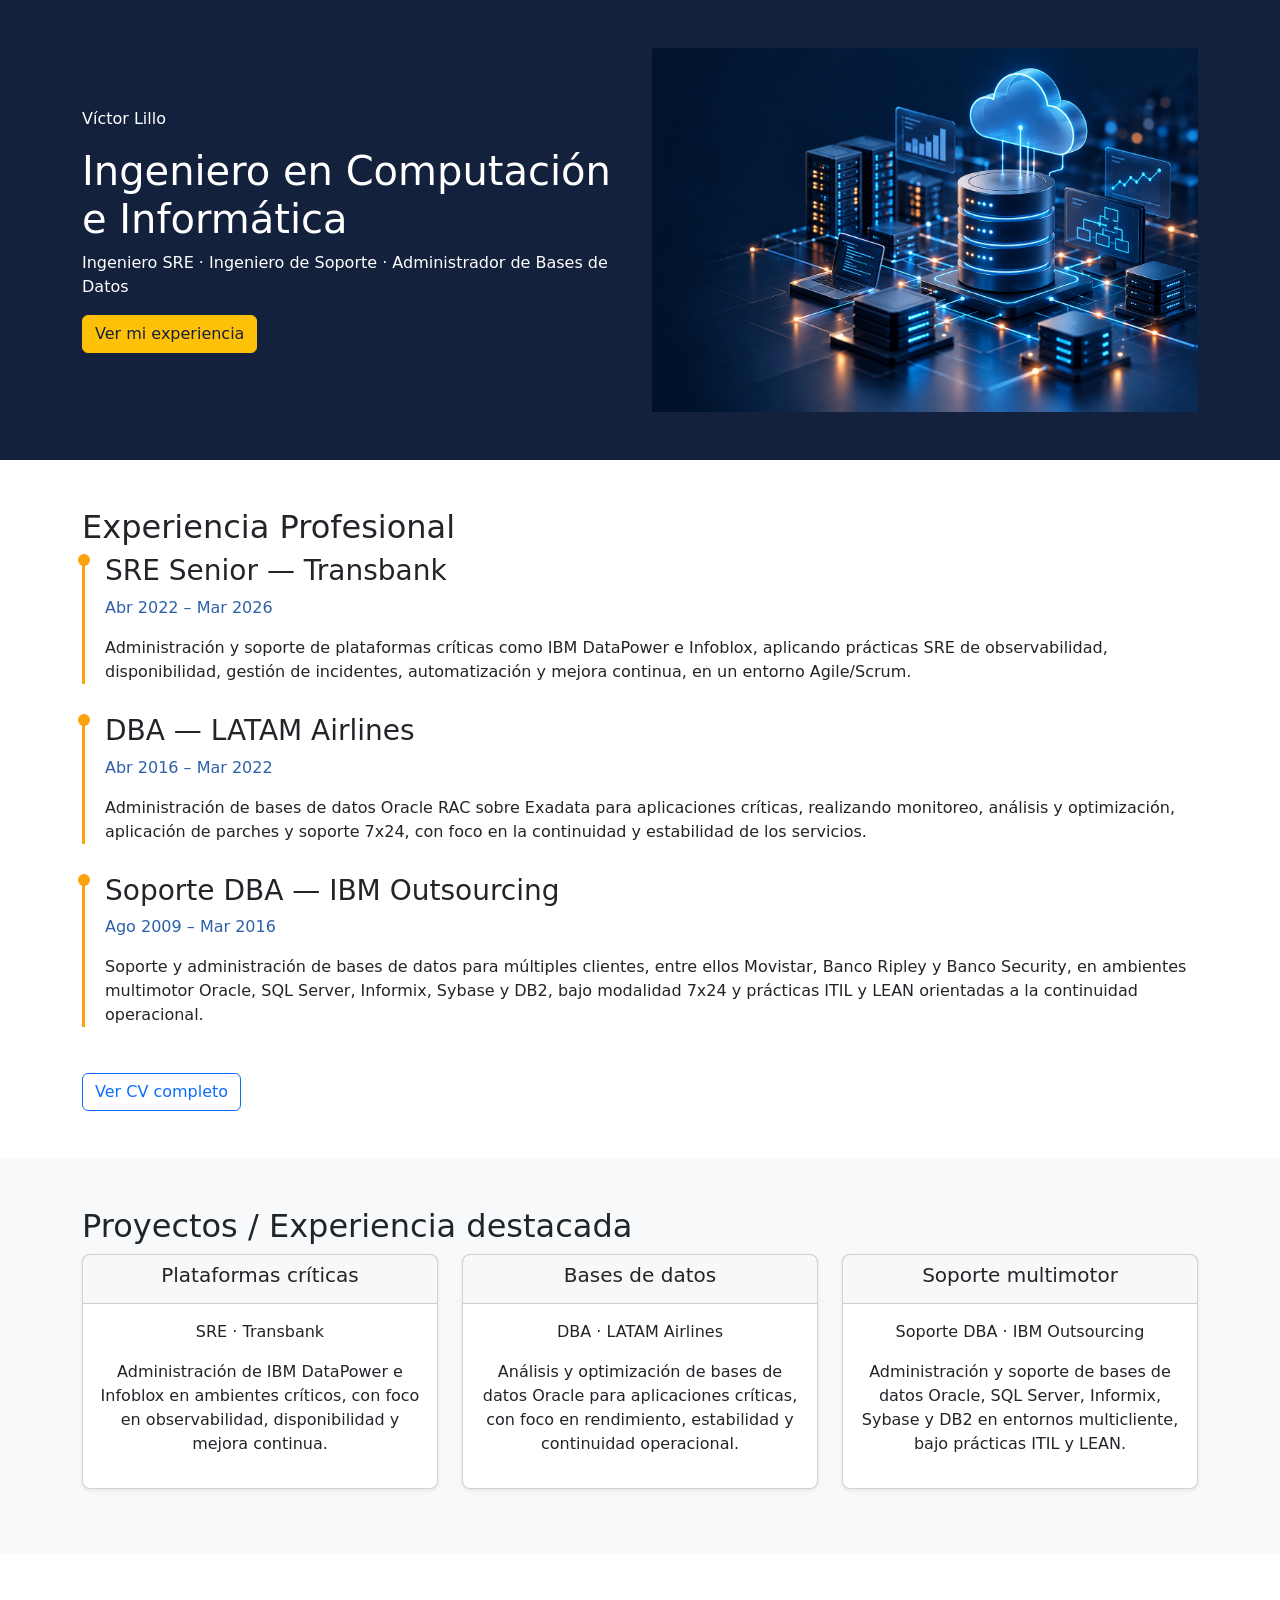
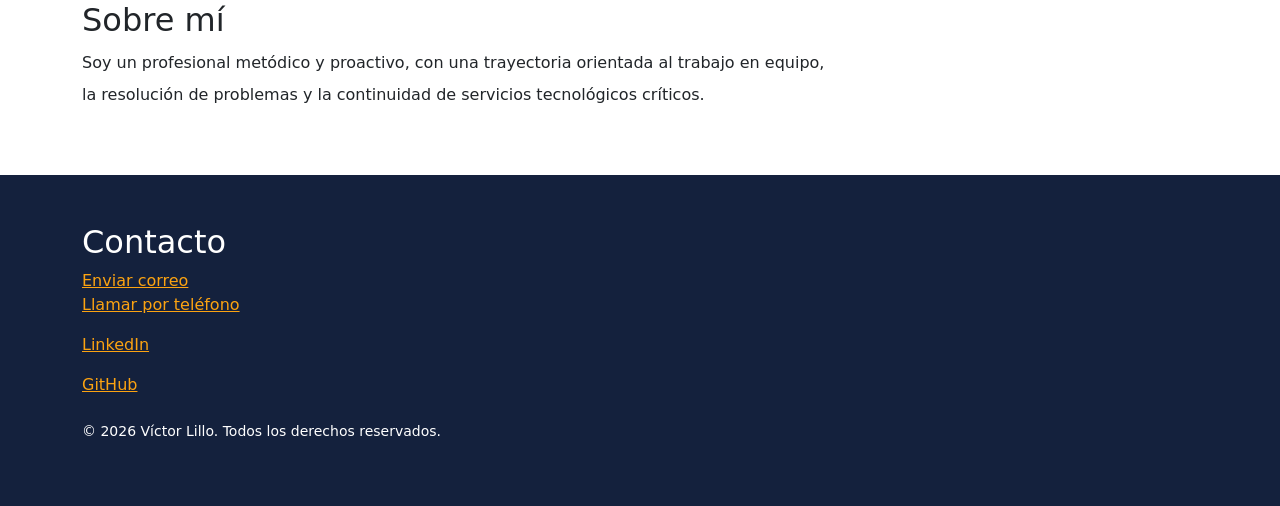
<file: 12-capstone-2-personal-site/index.html>
<!DOCTYPE html>
<html lang="es">

<head>
    <meta charset="UTF-8">
    <meta name="viewport" content="width=device-width, initial-scale=1.0">
    <title>Víctor Lillo | Portafolio</title>
    <link href="https://cdn.jsdelivr.net/npm/bootstrap@5.3.8/dist/css/bootstrap.min.css" rel="stylesheet"
        integrity="sha384-sRIl4kxILFvY47J16cr9ZwB07vP4J8+LH7qKQnuqkuIAvNWLzeN8tE5YBujZqJLB" crossorigin="anonymous">
    <link rel="stylesheet" href="css/style.css">
</head>

<body>
    <main>

        <section id="hero" class="py-5">
            <div class="container">
                <div class="row align-items-center">
                    <div class="col-md-6 order-2 order-md-1">
                        <p>Víctor Lillo</p>

                        <h1>Ingeniero en Computación e Informática</h1>

                        <p>Ingeniero SRE · Ingeniero de Soporte · Administrador de Bases de Datos</p>

                        <a href="#experience" class="btn btn-warning">Ver mi experiencia</a>
                    </div>
                    <div class="col-md-6 order-1 order-md-2 mb-4 mb-md-0">
                        <img src="images/hero-tecnologia.png"
                            alt="Infraestructura tecnológica, bases de datos y conectividad" class="img-fluid">
                    </div>
                </div>
            </div>
        </section>

        <section id="experience" class="py-5">
            <div class="container">
                <h2>Experiencia Profesional</h2>
                <div class="experience-item">
                    <h3>SRE Senior — Transbank</h3>

                    <p class="experience-date">
                        <time datetime="2022-04">Abr 2022</time> –
                        <time datetime="2026-03">Mar 2026</time>
                    </p>
                    <p>
                        Administración y soporte de plataformas críticas como IBM DataPower e Infoblox,
                        aplicando prácticas SRE de observabilidad, disponibilidad, gestión de incidentes,
                        automatización y mejora continua, en un entorno Agile/Scrum.
                    </p>
                </div>
                <div class="experience-item">
                    <h3>DBA — LATAM Airlines</h3>

                    <p class="experience-date">
                        <time datetime="2016-04">Abr 2016</time> –
                        <time datetime="2022-03">Mar 2022</time>
                    </p>
                    <p>
                        Administración de bases de datos Oracle RAC sobre Exadata para aplicaciones críticas,
                        realizando monitoreo, análisis y optimización, aplicación de parches y soporte 7x24,
                        con foco en la continuidad y estabilidad de los servicios.
                    </p>
                </div>
                <div class="experience-item">
                    <h3>Soporte DBA — IBM Outsourcing</h3>

                    <p class="experience-date">
                        <time datetime="2009-08">Ago 2009</time> –
                        <time datetime="2016-03">Mar 2016</time>
                    </p>
                    <p>
                        Soporte y administración de bases de datos para múltiples clientes, entre ellos
                        Movistar, Banco Ripley y Banco Security, en ambientes multimotor Oracle, SQL Server,
                        Informix, Sybase y DB2, bajo modalidad 7x24 y prácticas ITIL y LEAN orientadas
                        a la continuidad operacional.
                    </p>
                </div>
                <a href="documents/cv-victor-lillo.pdf" class="btn btn-outline-primary mt-3" target="_blank"
                    rel="noopener noreferrer">
                    Ver CV completo
                </a>
            </div>
        </section>

        <section id="proyectos" class="py-5 bg-light">
            <div class="container">
                <h2>Proyectos / Experiencia destacada</h2>
                <div class="row row-cols-1 row-cols-md-3 g-4 mb-3 text-center">
                    <div class="col">
                        <div class="card rounded-3 shadow-sm h-100">
                            <div class="card-header">
                                <h3 class="fs-5">Plataformas críticas</h3>
                            </div>
                            <div class="card-body">
                                <p>SRE · Transbank</p>
                                <p>
                                    Administración de IBM DataPower e Infoblox en ambientes críticos, con foco en
                                    observabilidad, disponibilidad y mejora continua.
                                </p>
                            </div>
                        </div>
                    </div>
                    <div class="col">
                        <div class="card rounded-3 shadow-sm h-100">
                            <div class="card-header">
                                <h3 class="fs-5">Bases de datos</h3>
                            </div>
                            <div class="card-body">
                                <p>DBA · LATAM Airlines</p>
                                <p>
                                    Análisis y optimización de bases de datos Oracle para aplicaciones críticas, con
                                    foco en rendimiento, estabilidad y continuidad operacional.
                                </p>
                            </div>
                        </div>
                    </div>
                    <div class="col">
                        <div class="card rounded-3 shadow-sm h-100">
                            <div class="card-header">
                                <h3 class="fs-5">Soporte multimotor</h3>
                            </div>
                            <div class="card-body">
                                <p>Soporte DBA · IBM Outsourcing</p>

                                <p>
                                    Administración y soporte de bases de datos Oracle, SQL Server,
                                    Informix, Sybase y DB2 en entornos multicliente,
                                    bajo prácticas ITIL y LEAN.
                                </p>
                            </div>
                        </div>
                    </div>
                </div>
            </div>
        </section>

        <section id="sobremi" class="py-5">
            <div class="container">
                <h2>Sobre mí</h2>
                <div class="col-lg-8">
                    <p class="lh-lg">
                        Soy un profesional metódico y proactivo, con una trayectoria
                        orientada al trabajo en equipo, la resolución de problemas
                        y la continuidad de servicios tecnológicos críticos.
                    </p>
                </div>
            </div>
        </section>

    </main>

    <footer id="contacto" class="py-5">
        <div class="container">
            <h2>Contacto</h2>
            <a href="mailto:chefuse@gmail.com">Enviar correo</a>
            <p>
                <a href="tel:+56941619811">Llamar por teléfono</a>
            </p>
            <p>
                <a href="https://www.linkedin.com/in/víctor-lillo-puyol-1214193a/" target="_blank"
                    rel="noopener noreferrer">
                    LinkedIn
                </a>
            </p>
            <p>
                <a href="https://github.com/victorlillo-dev" target="_blank" rel="noopener noreferrer">
                    GitHub
                </a>
            </p>
            <p class="small mt-4">© 2026 Víctor Lillo. Todos los derechos reservados.</p>
        </div>
    </footer>

</body>

</html>
</file>
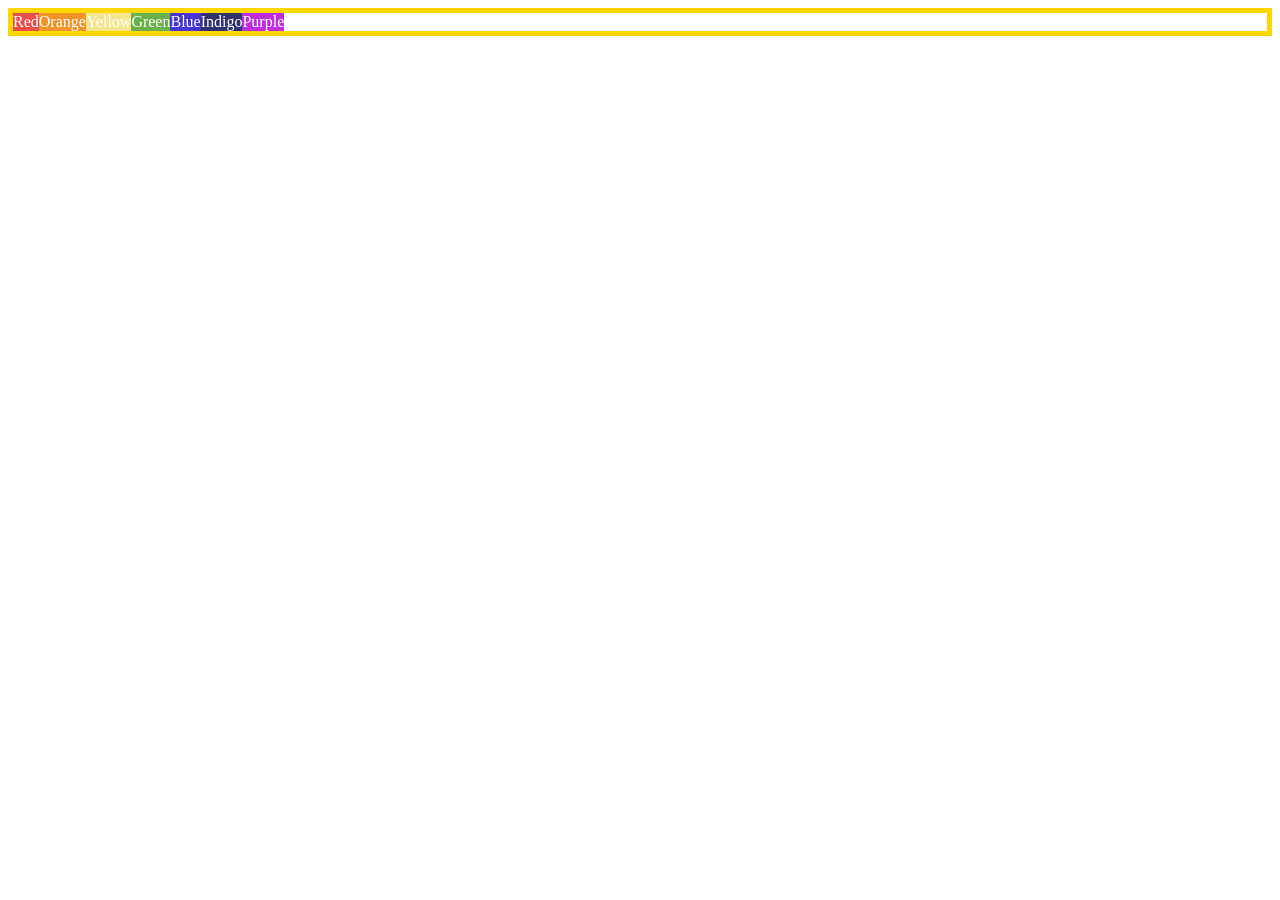
<file: 06-flexbox/09.1-flex-direction/index.html>
<!DOCTYPE html>
<html lang="en">

<head>
  <meta charset="UTF-8">
  <meta name="viewport" content="width=device-width, initial-scale=1.0">
  <title>Flex Direction</title>
  <!-- HINT:
  https://developer.mozilla.org/en-US/docs/Web/CSS/Universal_selectors
  https://developer.mozilla.org/en-US/docs/Learn/CSS/Building_blocks/Selectors/Combinators 
  -->
  <style>
    .container {
      color: white;
      border: 5px solid gold;
      display: flex;
    }

    /*
Select all the elements that are the direct
children of the .container class.
    */

    .red {background-color: #eb4d4b;}
    .orange {background-color: #f0932b;}
    .yellow {background-color: #f6e58d;}
    .green {background-color: #6ab04c;}
    .blue {background-color: #4834d4;}
    .indigo {background-color: #30336b;}
    .purple {background-color: #be2edd;}
  </style>
</head>

<body>
  <div class="container">
    <div class="red">Red</div>
    <div class="orange">Orange</div>
    <div class="yellow">Yellow</div>
    <div class="green">Green</div>
    <div class="blue">Blue</div>
    <div class="indigo">Indigo</div>
    <div class="purple">Purple</div>
  </div>
  
</body>

</html>
</file>
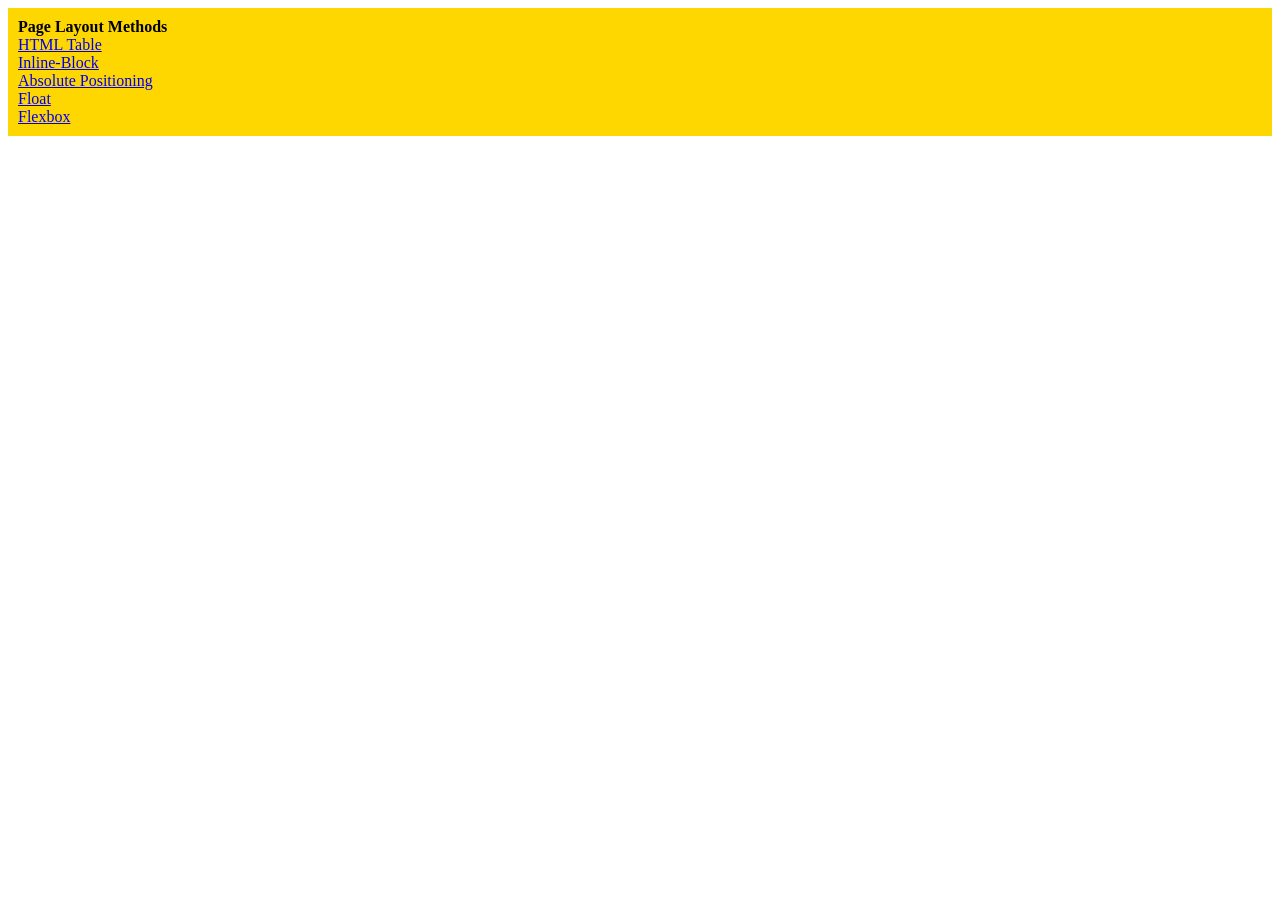
<file: 06-flexbox/9.0 Display Flex/index.html>
<!DOCTYPE html>
<html lang="en">

<head>
  <meta charset="UTF-8">
  <meta name="viewport" content="width=device-width, initial-scale=1.0">
  <title>Column Layout Methods</title>
  <style>
    p {
      padding: 0;
      margin: 0;
      font-weight: 700;
    }

    li {
      list-style: none;
    }

    .container {
      padding: 10px;
      background-color: gold;
    }

  </style>
</head>

<body>
  <div class="container">
    <p>Page Layout Methods</p>

    <li><a href="./html-table.html">HTML Table</a></li>
    <li><a href="./inline-block.html">Inline-Block</li>
    <li><a href="./absolute-position.html">Absolute Positioning</li>
    <li><a href="./float.html">Float</li>
    <li><a href="./flex.html">Flexbox</li>

  </div>
</body>

</html>
</file>
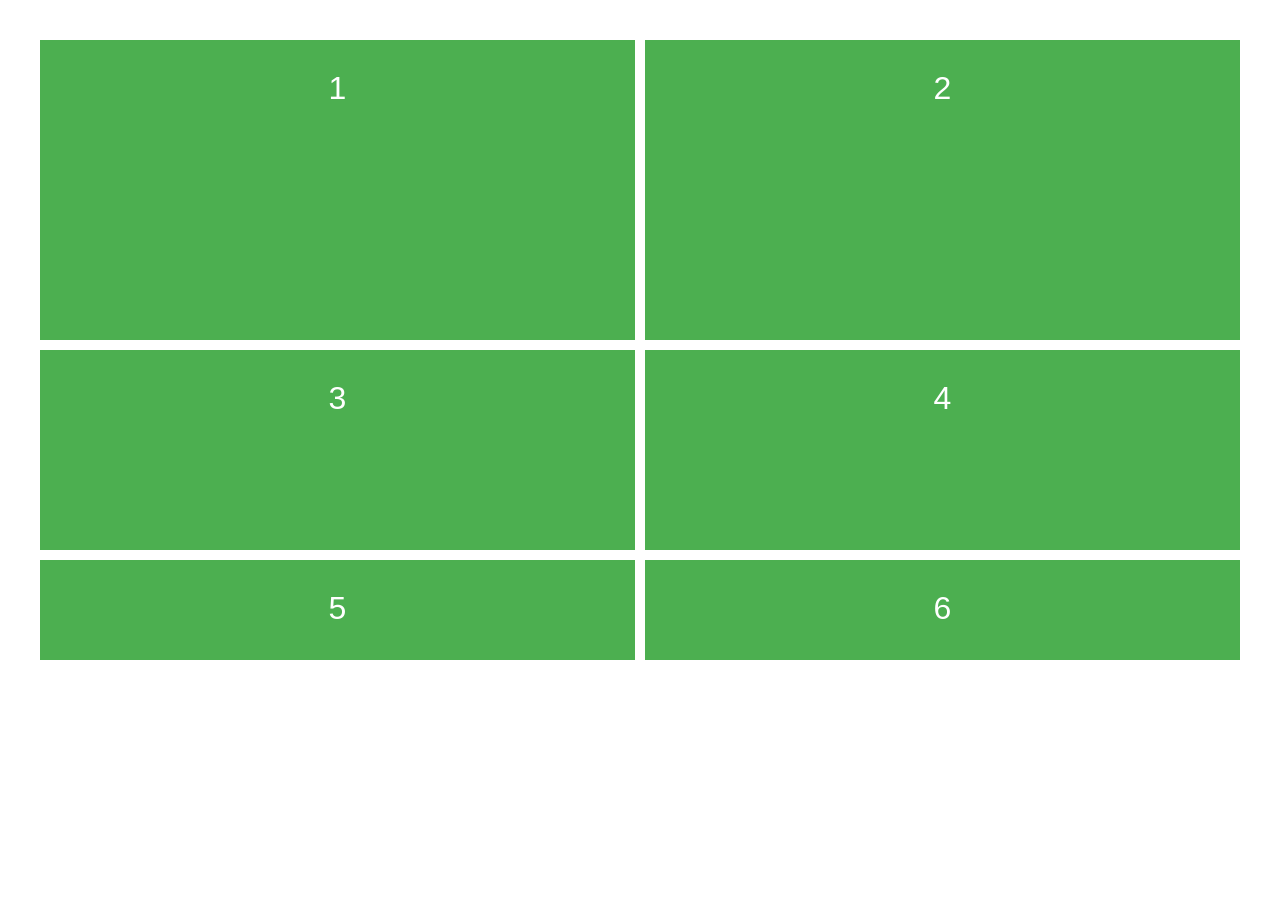
<file: 10-grid/10.1-display-grid/index.html>
<!DOCTYPE html>
<html lang="es">

<head>
  <meta charset="UTF-8">
  <title>Display Grid</title>
  <link rel="stylesheet" href="style.css">
</head>

<body>

  <div class="container">

    <div class="item">1</div>
    <div class="item">2</div>
    <div class="item">3</div>
    <div class="item">4</div>
    <div class="item">5</div>
    <div class="item">6</div>
  </div>

</body>

</html>
</file>
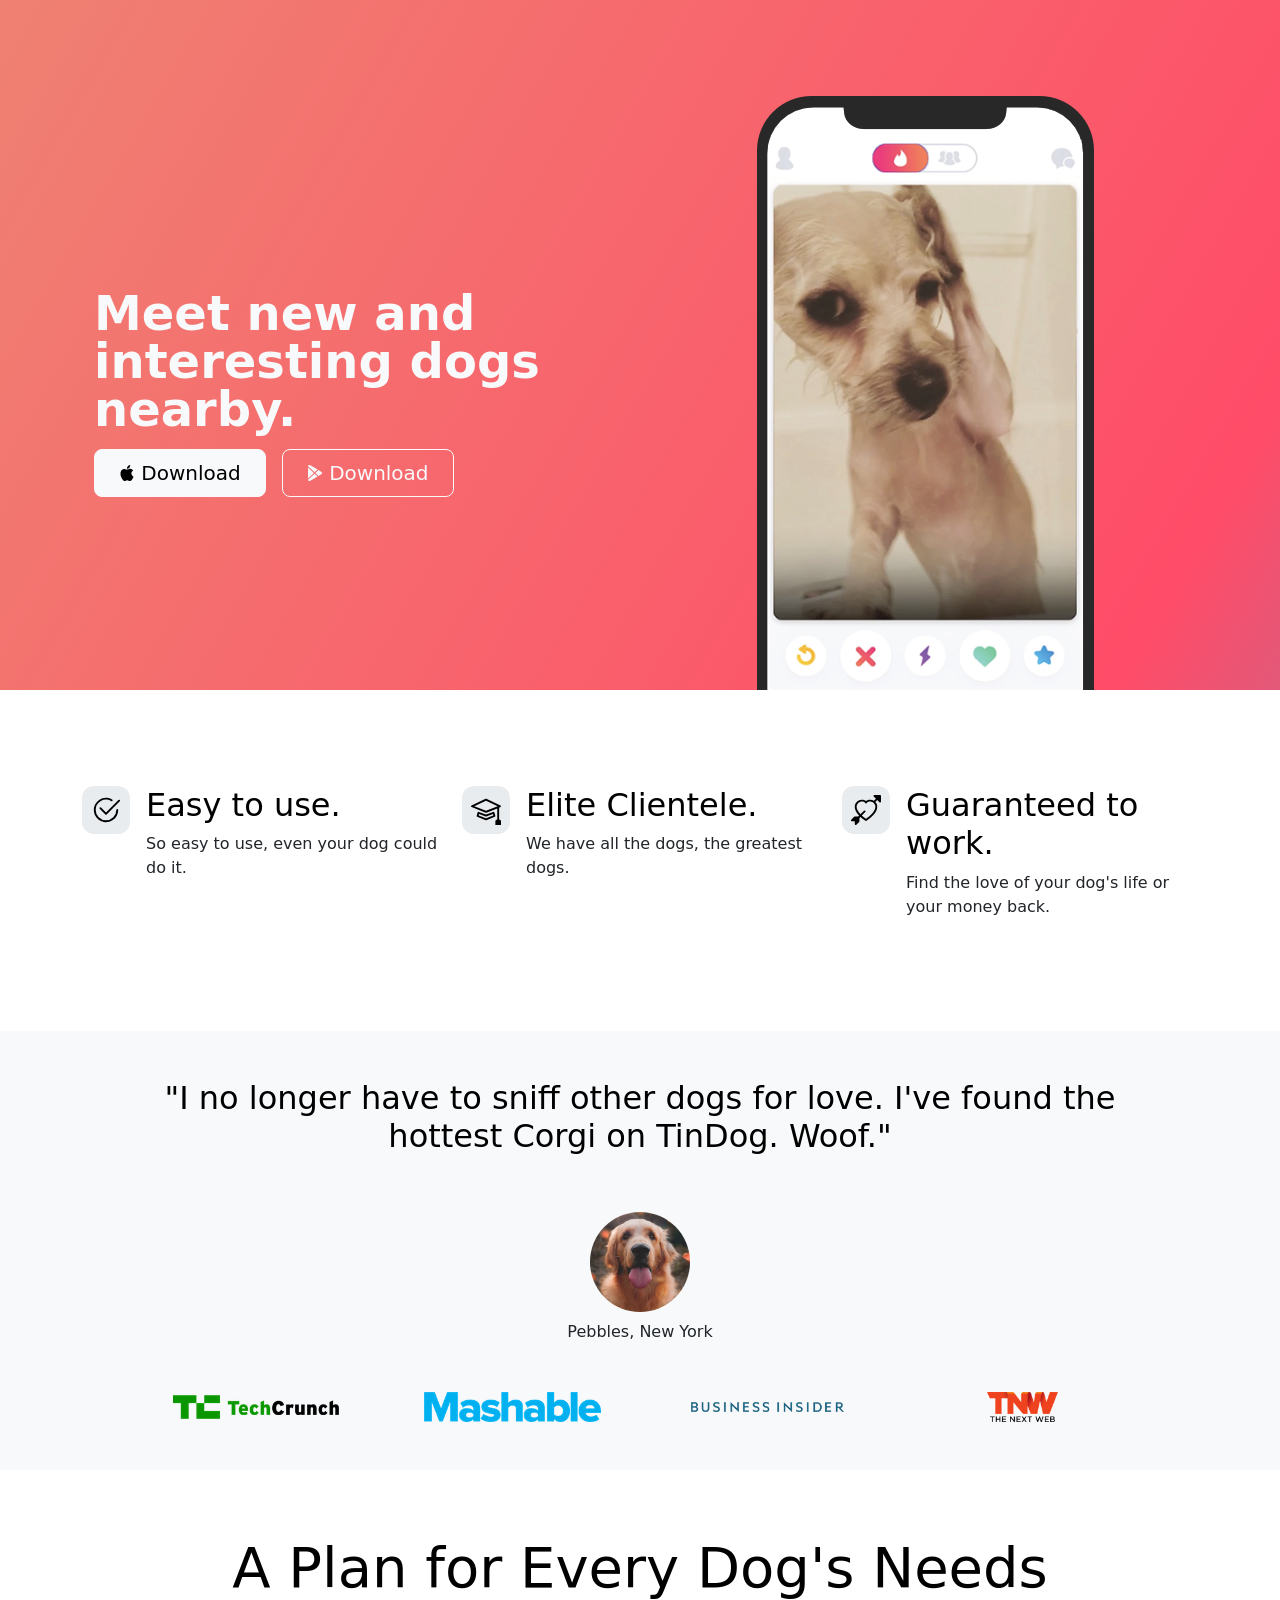
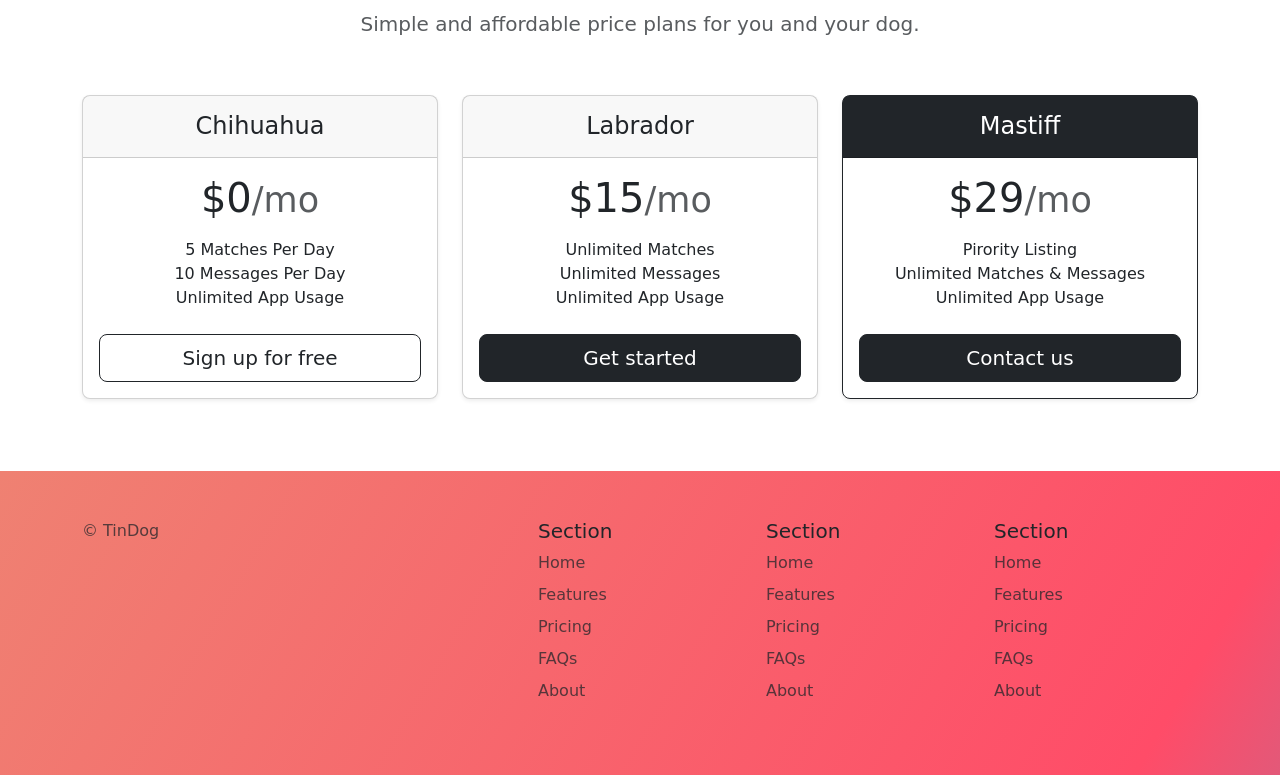
<file: 11-bootstrap/11.3-tindog-project/index.html>
<!DOCTYPE html>
<html lang="en">

<head>
  <meta charset="UTF-8">
  <meta name="viewport" content="width=device-width, initial-scale=1.0">
  <title>TinDog</title>
  <link href="https://cdn.jsdelivr.net/npm/bootstrap@5.3.8/dist/css/bootstrap.min.css" rel="stylesheet"
    integrity="sha384-sRIl4kxILFvY47J16cr9ZwB07vP4J8+LH7qKQnuqkuIAvNWLzeN8tE5YBujZqJLB" crossorigin="anonymous">
  <link rel="stylesheet" href="./css/style.css">
</head>

<body>

  <!-- Title -->
  <section id="title" class="gradient-background">

    <div class="container col-xxl-8 px-4 pt-5">
      <div class="row flex-lg-row-reverse align-items-center g-5 pt-5">
        <div class="col-10 col-sm-8 col-lg-6"> <img src="images\iphone.png" class="d-block mx-lg-auto img-fluid"
            alt="Bootstrap Themes" loading="lazy"> </div>
        <div class="col-lg-6">
          <h1 class="display-5 fw-bold text-light lh-1 mb-3">Meet new and interesting dogs nearby.</h1>
          <div class="d-grid gap-2 d-md-flex justify-content-md-start">
            <button type="button" class="btn btn-light btn-lg px-4 me-md-2">
              <svg xmlns="http://www.w3.org/2000/svg" width="16" height="16" fill="currentColor"
                class="bi bi-apple mb-1" viewBox="0 0 16 16">
                <path
                  d="M11.182.008C11.148-.03 9.923.023 8.857 1.18c-1.066 1.156-.902 2.482-.878 2.516.024.034 1.52.087 2.475-1.258.955-1.345.762-2.391.728-2.43Zm3.314 11.733c-.048-.096-2.325-1.234-2.113-3.422.212-2.189 1.675-2.789 1.698-2.854.023-.065-.597-.79-1.254-1.157a3.692 3.692 0 0 0-1.563-.434c-.108-.003-.483-.095-1.254.116-.508.139-1.653.589-1.968.607-.316.018-1.256-.522-2.267-.665-.647-.125-1.333.131-1.824.328-.49.196-1.422.754-2.074 2.237-.652 1.482-.311 3.83-.067 4.56.244.729.625 1.924 1.273 2.796.576.984 1.34 1.667 1.659 1.899.319.232 1.219.386 1.843.067.502-.308 1.408-.485 1.766-.472.357.013 1.061.154 1.782.539.571.197 1.111.115 1.652-.105.541-.221 1.324-1.059 2.238-2.758.347-.79.505-1.217.473-1.282Z">
                </path>
              </svg>
              Download
            </button>
            <button type="button" class="btn btn-outline-light btn-lg px-4">
              <svg xmlns="http://www.w3.org/2000/svg" width="16" height="16" fill="currentColor"
                class="bi bi-google-play mb-1" viewBox="0 0 16 16">
                <path
                  d="M14.222 9.374c1.037-.61 1.037-2.137 0-2.748L11.528 5.04 8.32 8l3.207 2.96 2.694-1.586Zm-3.595 2.116L7.583 8.68 1.03 14.73c.201 1.029 1.36 1.61 2.303 1.055l7.294-4.295ZM1 13.396V2.603L6.846 8 1 13.396ZM1.03 1.27l6.553 6.05 3.044-2.81L3.333.215C2.39-.341 1.231.24 1.03 1.27Z">
                </path>
              </svg>
              Download
            </button>
          </div>
        </div>
      </div>
    </div>

  </section>
  <!-- Features -->
  <section id="features">

    <div class="container mt-5">

      <div class="row g-4 py-5 row-cols-1 row-cols-lg-3">

        <div class="col d-flex align-items-start">
          <div
            class="icon-square text-body-emphasis bg-body-secondary d-inline-flex align-items-center justify-content-center fs-4 flex-shrink-0 me-3">
            <svg xmlns="http://www.w3.org/2000/svg" height="30" fill="currentColor" class="bi bi-check2-circle"
              viewBox="0 0 16 16">
              <path
                d="M2.5 8a5.5 5.5 0 0 1 8.25-4.764.5.5 0 0 0 .5-.866A6.5 6.5 0 1 0 14.5 8a.5.5 0 0 0-1 0 5.5 5.5 0 1 1-11 0z" />
              <path
                d="M15.354 3.354a.5.5 0 0 0-.708-.708L8 9.293 5.354 6.646a.5.5 0 1 0-.708.708l3 3a.5.5 0 0 0 .708 0l7-7z" />
            </svg>
          </div>
          <div>
            <h3 class="fs-2 text-body-emphasis">Easy to use.</h3>
            <p>So easy to use, even your dog could do it.</p>
            </a>
          </div>
        </div>
        <div class="col d-flex align-items-start">
          <div
            class="icon-square text-body-emphasis bg-body-secondary d-inline-flex align-items-center justify-content-center fs-4 flex-shrink-0 me-3">
            <svg xmlns="http://www.w3.org/2000/svg" height="30" fill="currentColor" class="bi bi-mortarboard"
              viewBox="0 0 16 16">
              <path
                d="M8.211 2.047a.5.5 0 0 0-.422 0l-7.5 3.5a.5.5 0 0 0 .025.917l7.5 3a.5.5 0 0 0 .372 0L14 7.14V13a1 1 0 0 0-1 1v2h3v-2a1 1 0 0 0-1-1V6.739l.686-.275a.5.5 0 0 0 .025-.917l-7.5-3.5ZM8 8.46 1.758 5.965 8 3.052l6.242 2.913L8 8.46Z" />
              <path
                d="M4.176 9.032a.5.5 0 0 0-.656.327l-.5 1.7a.5.5 0 0 0 .294.605l4.5 1.8a.5.5 0 0 0 .372 0l4.5-1.8a.5.5 0 0 0 .294-.605l-.5-1.7a.5.5 0 0 0-.656-.327L8 10.466 4.176 9.032Zm-.068 1.873.22-.748 3.496 1.311a.5.5 0 0 0 .352 0l3.496-1.311.22.748L8 12.46l-3.892-1.556Z" />
            </svg>
          </div>
          <div>
            <h3 class="fs-2 text-body-emphasis">Elite Clientele.</h3>
            <p>We have all the dogs, the greatest dogs.</p>
          </div>
        </div>
        <div class="col d-flex align-items-start">
          <div
            class="icon-square text-body-emphasis bg-body-secondary d-inline-flex align-items-center justify-content-center fs-4 flex-shrink-0 me-3">
            <svg xmlns="http://www.w3.org/2000/svg" height="30" fill="currentColor" class="bi bi-arrow-through-heart"
              viewBox="0 0 16 16">
              <path fill-rule="evenodd"
                d="M2.854 15.854A.5.5 0 0 1 2 15.5V14H.5a.5.5 0 0 1-.354-.854l1.5-1.5A.5.5 0 0 1 2 11.5h1.793l.53-.53c-.771-.802-1.328-1.58-1.704-2.32-.798-1.575-.775-2.996-.213-4.092C3.426 2.565 6.18 1.809 8 3.233c1.25-.98 2.944-.928 4.212-.152L13.292 2 12.147.854A.5.5 0 0 1 12.5 0h3a.5.5 0 0 1 .5.5v3a.5.5 0 0 1-.854.354L14 2.707l-1.006 1.006c.236.248.44.531.6.845.562 1.096.585 2.517-.213 4.092-.793 1.563-2.395 3.288-5.105 5.08L8 13.912l-.276-.182a21.86 21.86 0 0 1-2.685-2.062l-.539.54V14a.5.5 0 0 1-.146.354l-1.5 1.5Zm2.893-4.894A20.419 20.419 0 0 0 8 12.71c2.456-1.666 3.827-3.207 4.489-4.512.679-1.34.607-2.42.215-3.185-.817-1.595-3.087-2.054-4.346-.761L8 4.62l-.358-.368c-1.259-1.293-3.53-.834-4.346.761-.392.766-.464 1.845.215 3.185.323.636.815 1.33 1.519 2.065l1.866-1.867a.5.5 0 1 1 .708.708L5.747 10.96Z" />
            </svg>
          </div>
          <div>
            <h3 class="fs-2 text-body-emphasis">Guaranteed to work.</h3>
            <p>Find the love of your dog's life or your money back.</p>
          </div>

        </div>

  </section>

  <section id="testimonial" class="bg-body-tertiary">
  <div class="container my-5">
    <div class="p-5 text-center rounded-3">
      <h2 class="text-body-emphasis">
        "I no longer have to sniff other dogs for love. I've found the hottest Corgi on TinDog. Woof."
      </h2>
      <img src="./images/dog-img.jpg" class="profile-img mt-5" alt="dog profile">
      <p class=" mt-2">Pebbles, New York</p>
      <div class="container mt-5">
        <div class="row">
          <div class="col-lg-3 col-sm-12">
            <img src="./images/techcrunch.png" alt="TechCrunch" height="30">
          </div>
          <div class="col-lg-3 col-sm-12">
            <img src="./images/mashable.png" alt="Mashable" height="30">
          </div>
          <div class="col-lg-3 col-sm-12">
            <img src="./images/bizinsider.png" alt="BizInsider" height="30">
          </div>
          <div class="col-lg-3 col-sm-12">
            <img src="./images/tnw.png" alt="Tnw" height="30">
          </div>
        </div>
      </div>
    </div>
  </div>
  </section>

  <!-- Pricing -->
  <section id="pricing">

    <div class="pricing-header p-3 pb-md-4 mx-auto text-center">
      <h2 class="display-4 fw-normal text-body-emphasis">A Plan for Every Dog's Needs</h2>
      <p class="fs-5 text-body-secondary">Simple and affordable price plans for you and your dog.</p>
    </div>
    <div class="container">
      <div class="row row-cols-1 row-cols-md-3 mb-3 text-center">

      </div>
      <div class="row row-cols-1 row-cols-md-3 mb-3 text-center">
        <div class="col">
          <div class="card mb-4 rounded-3 shadow-sm">
            <div class="card-header py-3">
              <h4 class="my-0 fw-normal">Chihuahua</h4>
            </div>
            <div class="card-body">
              <h1 class="card-title pricing-card-title">$0<small class="text-body-secondary fw-light">/mo</small></h1>
              <ul class="list-unstyled mt-3 mb-4">
                <li>5 Matches Per Day</li>
                <li>10 Messages Per Day</li>
                <li>Unlimited App Usage</li>
              </ul> <button type="button" class="w-100 btn btn-lg btn-outline-dark">Sign up for free</button>
            </div>
          </div>
        </div>
        <div class="col">
          <div class="card mb-4 rounded-3 shadow-sm">
            <div class="card-header py-3">
              <h4 class="my-0 fw-normal">Labrador</h4>
            </div>
            <div class="card-body">
              <h1 class="card-title pricing-card-title">$15<small class="text-body-secondary fw-light">/mo</small></h1>
              <ul class="list-unstyled mt-3 mb-4">
                <li>Unlimited Matches</li>
                <li>Unlimited Messages</li>
                <li>Unlimited App Usage</li>
              </ul> <button type="button" class="w-100 btn btn-lg btn-dark">Get started</button>
            </div>
          </div>
        </div>
        <div class="col">
          <div class="card mb-4 rounded-3 shadow-sm border-dark">
            <div class="card-header py-3 text-bg-dark">
              <h4 class="my-0 fw-normal">Mastiff</h4>
            </div>
            <div class="card-body">
              <h1 class="card-title pricing-card-title">$29<small class="text-body-secondary fw-light">/mo</small></h1>
              <ul class="list-unstyled mt-3 mb-4">
                <li>Pirority Listing</li>
                <li>Unlimited Matches & Messages</li>
                <li>Unlimited App Usage</li>
              </ul> <button type="button" class="w-100 btn btn-lg btn-dark">Contact us</button>
            </div>
          </div>
        </div>
      </div>

    </div>

  </section>
  <!-- Footer -->
  <section id="footer" class="gradient-background">
    <div class="container">
      <footer class="row row-cols-1 row-cols-sm-2 row-cols-md-5 py-5 mt-5">
        <div class="col mb-3"> 
          <p class="text-body-secondary">&copy; TinDog</p>
        </div>
        <div class="col mb-3"></div>
        <div class="col mb-3">
          <h5>Section</h5>
          <ul class="nav flex-column">
            <li class="nav-item mb-2"><a href="#" class="nav-link p-0 text-body-secondary">Home</a></li>
            <li class="nav-item mb-2"><a href="#" class="nav-link p-0 text-body-secondary">Features</a></li>
            <li class="nav-item mb-2"><a href="#" class="nav-link p-0 text-body-secondary">Pricing</a></li>
            <li class="nav-item mb-2"><a href="#" class="nav-link p-0 text-body-secondary">FAQs</a></li>
            <li class="nav-item mb-2"><a href="#" class="nav-link p-0 text-body-secondary">About</a></li>
          </ul>
        </div>
        <div class="col mb-3">
          <h5>Section</h5>
          <ul class="nav flex-column">
            <li class="nav-item mb-2"><a href="#" class="nav-link p-0 text-body-secondary">Home</a></li>
            <li class="nav-item mb-2"><a href="#" class="nav-link p-0 text-body-secondary">Features</a></li>
            <li class="nav-item mb-2"><a href="#" class="nav-link p-0 text-body-secondary">Pricing</a></li>
            <li class="nav-item mb-2"><a href="#" class="nav-link p-0 text-body-secondary">FAQs</a></li>
            <li class="nav-item mb-2"><a href="#" class="nav-link p-0 text-body-secondary">About</a></li>
          </ul>
        </div>
        <div class="col mb-3">
          <h5>Section</h5>
          <ul class="nav flex-column">
            <li class="nav-item mb-2"><a href="#" class="nav-link p-0 text-body-secondary">Home</a></li>
            <li class="nav-item mb-2"><a href="#" class="nav-link p-0 text-body-secondary">Features</a></li>
            <li class="nav-item mb-2"><a href="#" class="nav-link p-0 text-body-secondary">Pricing</a></li>
            <li class="nav-item mb-2"><a href="#" class="nav-link p-0 text-body-secondary">FAQs</a></li>
            <li class="nav-item mb-2"><a href="#" class="nav-link p-0 text-body-secondary">About</a></li>
          </ul>
        </div>
      </footer>
  </section>
</body>

</html>
</file>
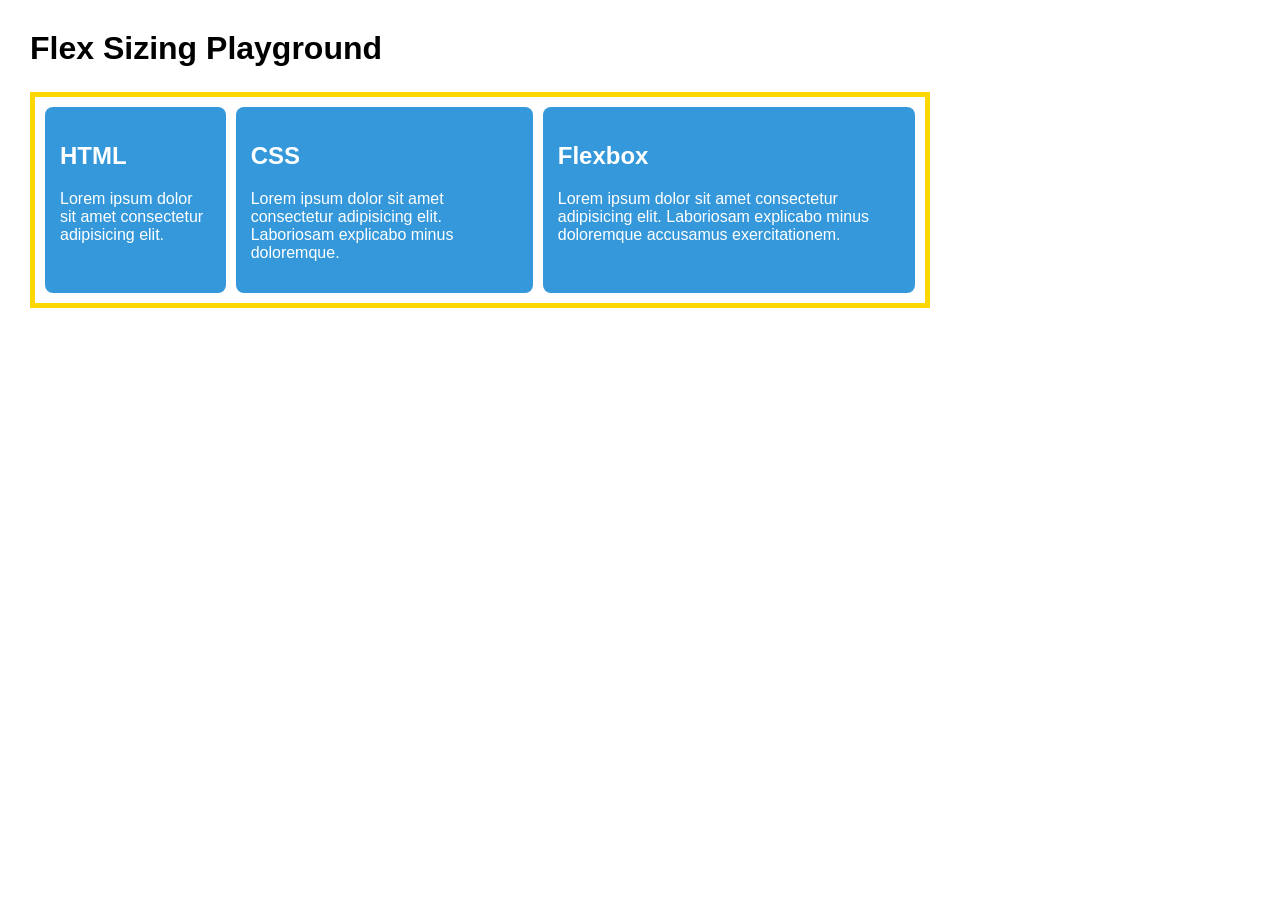
<file: 09-flexbox/flex-sizing-playground.html>
<!DOCTYPE html>
<html lang="es">

<head>
  <meta charset="UTF-8">
  <title>Flex Sizing Playground</title>
  <style>
    * {
      box-sizing: border-box;
    }

    body {
      font-family: Arial, Helvetica, sans-serif;
      margin: 30px;
    }

    h1 {
      margin-bottom: 25px;
    }

    .container {
      display: flex;
      width: 900px;
      border: 5px solid gold;
      gap: 10px;
      padding: 10px;
    }

    .card {
      background: #3498db;
      color: white;
      padding: 15px;
      border-radius: 8px;

      .card:nth-child(1) {
        flex: 1;
      }

      .card:nth-child(2) {
        flex: 2;
      }

      .card:nth-child(3) {
        flex: 3;
      }

    }
  </style>
</head>

<body>
  <h1>Flex Sizing Playground</h1>
  <div class="container">
    <div class="card">
      <h2>HTML</h2>
      <p>
        Lorem ipsum dolor sit amet consectetur adipisicing elit.
      </p>
    </div>
    <div class="card">
      <h2>CSS</h2>
      <p>
        Lorem ipsum dolor sit amet consectetur adipisicing elit.
        Laboriosam explicabo minus doloremque.
      </p>
    </div>
    <div class="card">
      <h2>Flexbox</h2>
      <p>
        Lorem ipsum dolor sit amet consectetur adipisicing elit.
        Laboriosam explicabo minus doloremque accusamus exercitationem.
      </p>
    </div>
  </div>
</body>

</html>
</file>
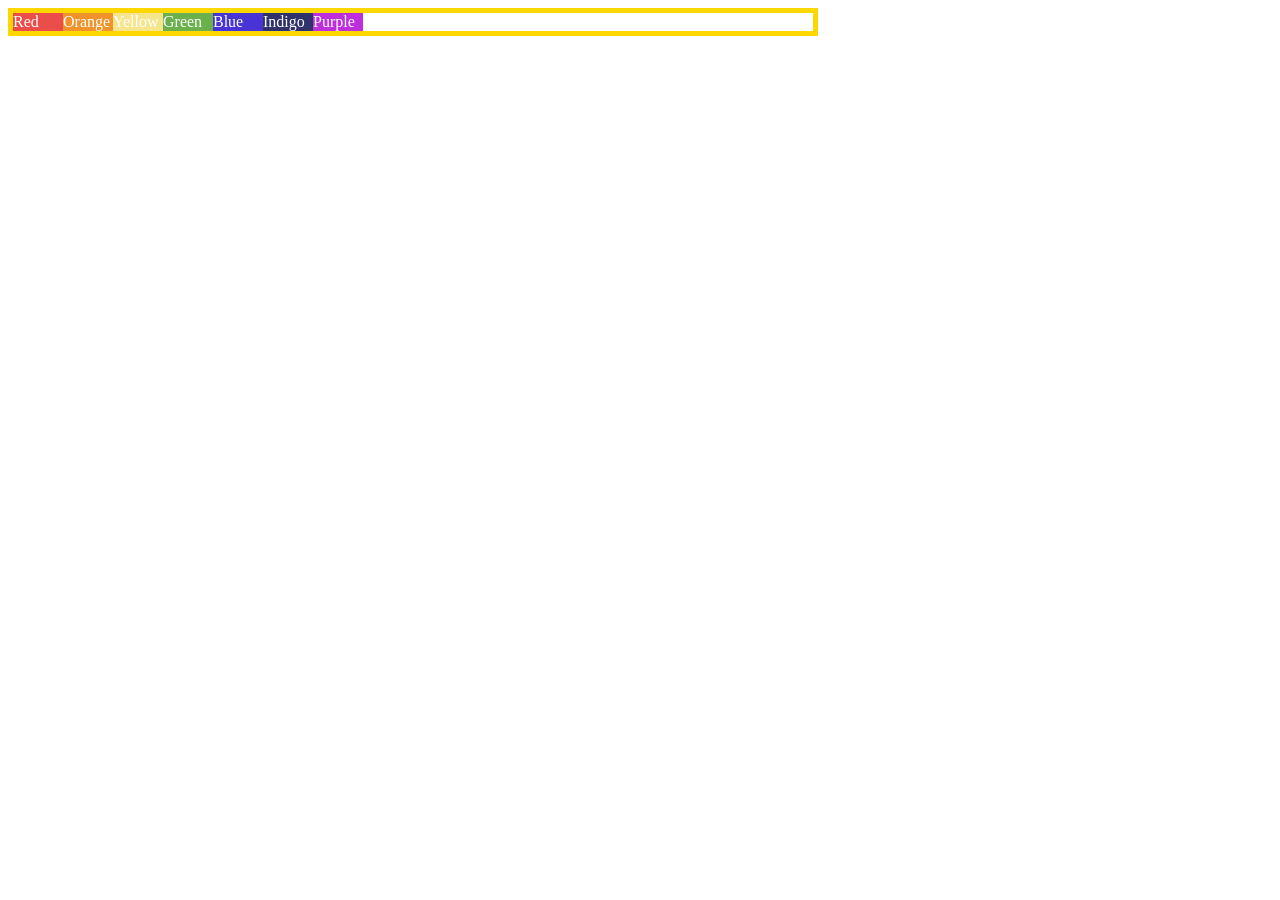
<file: 06-flexbox/09.1-flex-direction/my-solution.html>
<!doctype html>
<html lang="en">
  <head>
    <meta charset="UTF-8" />
    <meta name="viewport" content="width=device-width, initial-scale=1.0" />
    <title>Flex Direction</title>
    <style>
      .container {
        color: white;
        border: 5px solid gold;
        width: 800px;
        display: inline-flex;
        flex-direction: row;
      }

      .container > * {
        flex-basis: 50px;
      }

      .red {
        background-color: #eb4d4b;
      }

      .orange {
        background-color: #f0932b;
      }

      .yellow {
        background-color: #f6e58d;
      }

      .green {
        background-color: #6ab04c;
      }

      .blue {
        background-color: #4834d4;
      }

      .indigo {
        background-color: #30336b;
      }

      .purple {
        background-color: #be2edd;
      }
    </style>
  </head>

  <body>
    <div class="container">
      <div class="red">Red</div>
      <div class="orange">Orange</div>
      <div class="yellow">Yellow</div>
      <div class="green">Green</div>
      <div class="blue">Blue</div>
      <div class="indigo">Indigo</div>
      <div class="purple">Purple</div>
    </div>
  </body>
</html>
</file>
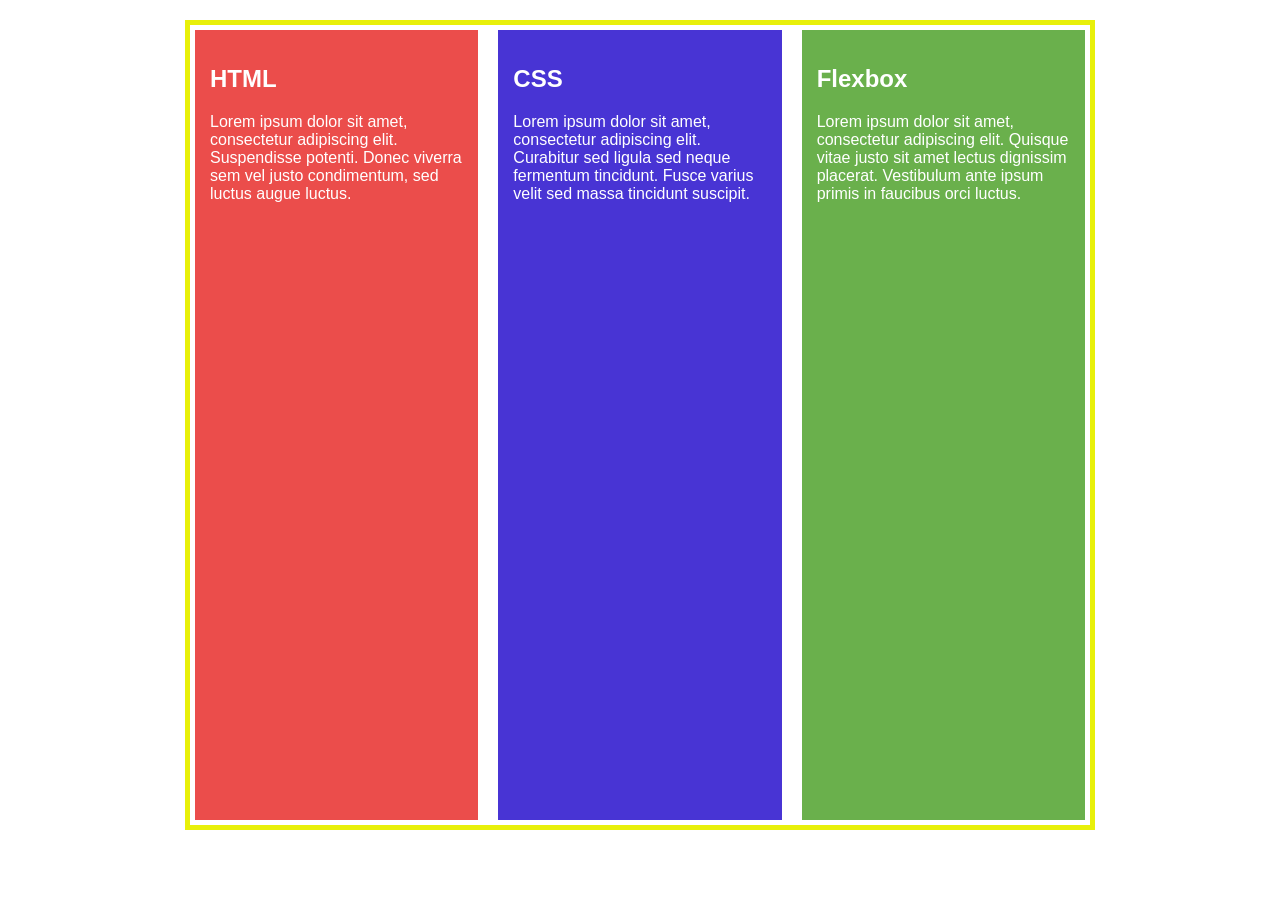
<file: 06-flexbox/09.1-flex-direction/playground.html>
<!doctype html>
<html lang="en">
  <head>
    <meta charset="UTF-8" />
    <meta name="viewport" content="width=device-width, initial-scale=1.0" />
    <title>Flex Direction</title>
    <style>
      .container {
        width: 900px;
        height: 800px;
        border: 5px solid rgb(232, 240, 10);
        display: flex;
        flex-direction: row;
        gap: 10px;
        margin: 20px auto;
      }

      .container > * {
        border: 5px solid white;
        flex-basis: 300px;
        padding: 15px;
        color: white;
        font-family: Arial, Helvetica, sans-serif;
      }

      .red {
        background: #eb4d4b;
      }

      .blue {
        background: #4834d4;
      }

      .green {
        background: #6ab04c;
      }

    </style>
  </head>

  <body>
    <div class="container">
      <div class="red">
        <h2>HTML</h2>

        <p>
          Lorem ipsum dolor sit amet, consectetur adipiscing elit. Suspendisse
          potenti. Donec viverra sem vel justo condimentum, sed luctus augue
          luctus.
        </p>
      </div>

      <div class="blue">
        <h2>CSS</h2>

        <p>
          Lorem ipsum dolor sit amet, consectetur adipiscing elit. Curabitur sed
          ligula sed neque fermentum tincidunt. Fusce varius velit sed massa
          tincidunt suscipit.
        </p>
      </div>

      <div class="green">
        <h2>Flexbox</h2>

        <p>
          Lorem ipsum dolor sit amet, consectetur adipiscing elit. Quisque vitae
          justo sit amet lectus dignissim placerat. Vestibulum ante ipsum primis
          in faucibus orci luctus.
        </p>
      </div>
  </body>
</html>
</file>
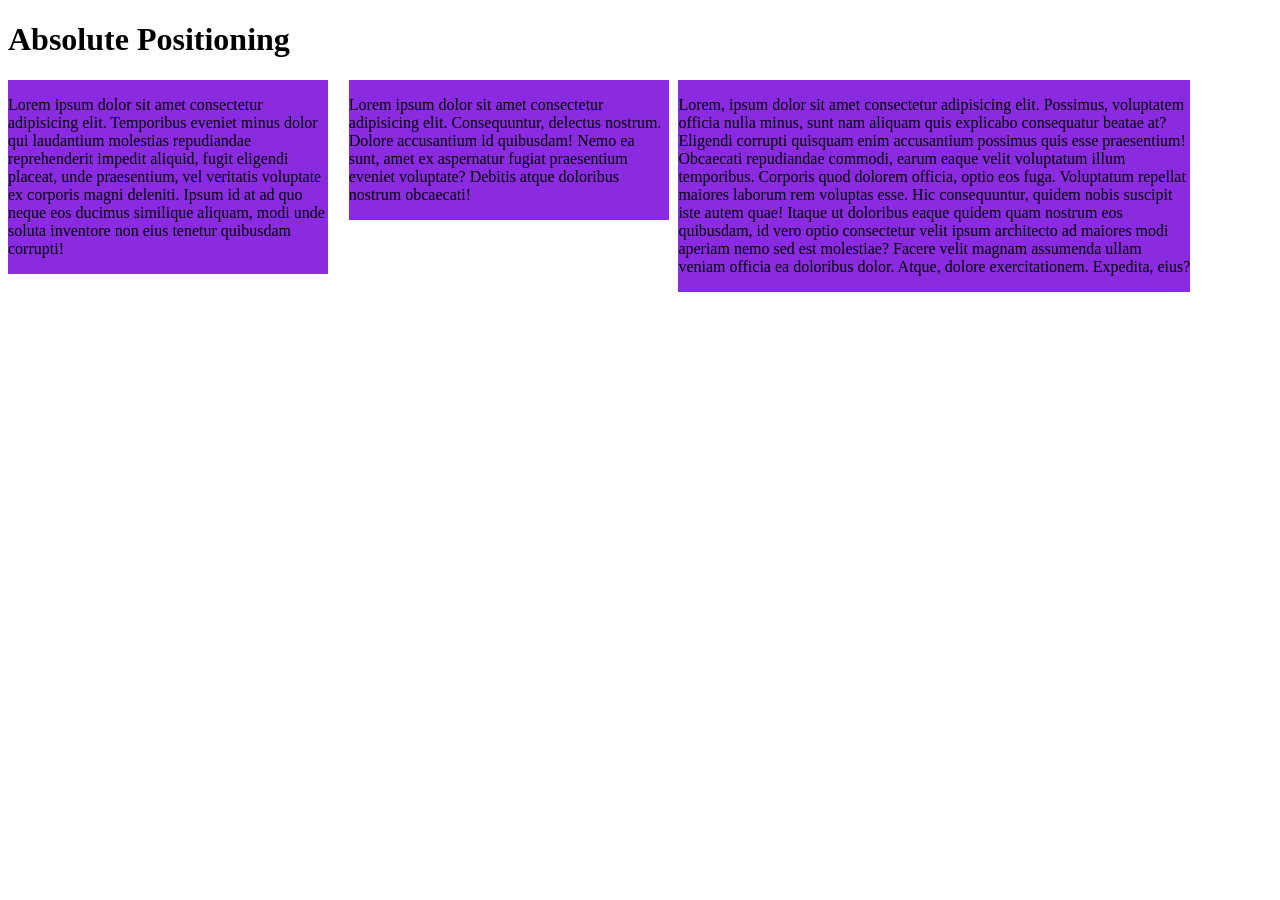
<file: 06-flexbox/9.0 Display Flex/absolute-position.html>
<!DOCTYPE html>
<html lang="en">

<head>
  <meta charset="UTF-8">
  <meta name="viewport" content="width=device-width, initial-scale=1.0">
  <title>Absolute Positioning</title>
  <style>
    div {
      position: relative;
      display: inline-block;
      background-color: blueviolet;
    }

    .one {
      width: 25%;
      position: absolute;
    }

    .two {
      position: absolute;
      left: 27.25%;
      width: 25%;
    }

    .three {
      position: absolute;
      left: 53%;
      width: 40%;
    }
  </style>
</head>

<body>

  <body>
<h1>Absolute Positioning</h1>
    <div class="one">
      <p>Lorem ipsum dolor sit amet consectetur adipisicing elit. Temporibus eveniet minus dolor qui laudantium
        molestias repudiandae reprehenderit impedit aliquid, fugit eligendi placeat, unde praesentium, vel veritatis
        voluptate ex corporis magni deleniti. Ipsum id at ad quo neque eos ducimus similique aliquam, modi unde soluta
        inventore non eius tenetur quibusdam corrupti!</p>
    </div>
    <div class="two">
      <p>Lorem ipsum dolor sit amet consectetur adipisicing elit. Consequuntur, delectus nostrum. Dolore accusantium id
        quibusdam! Nemo ea sunt, amet ex aspernatur fugiat praesentium eveniet voluptate? Debitis atque doloribus
        nostrum obcaecati!</p>
    </div>
    <div class="three">
      <p>Lorem, ipsum dolor sit amet consectetur adipisicing elit. Possimus, voluptatem officia nulla minus, sunt nam
        aliquam quis explicabo consequatur beatae at? Eligendi corrupti quisquam enim accusantium possimus quis esse
        praesentium! Obcaecati repudiandae commodi, earum eaque velit voluptatum illum temporibus. Corporis quod dolorem
        officia, optio eos fuga. Voluptatum repellat maiores laborum rem voluptas esse. Hic consequuntur, quidem nobis
        suscipit iste autem quae! Itaque ut doloribus eaque quidem quam nostrum eos quibusdam, id vero optio consectetur
        velit ipsum architecto ad maiores modi aperiam nemo sed est molestiae? Facere velit magnam assumenda ullam
        veniam officia ea doloribus dolor. Atque, dolore exercitationem. Expedita, eius?</p>
    </div>
  </body>

</html>
</file>
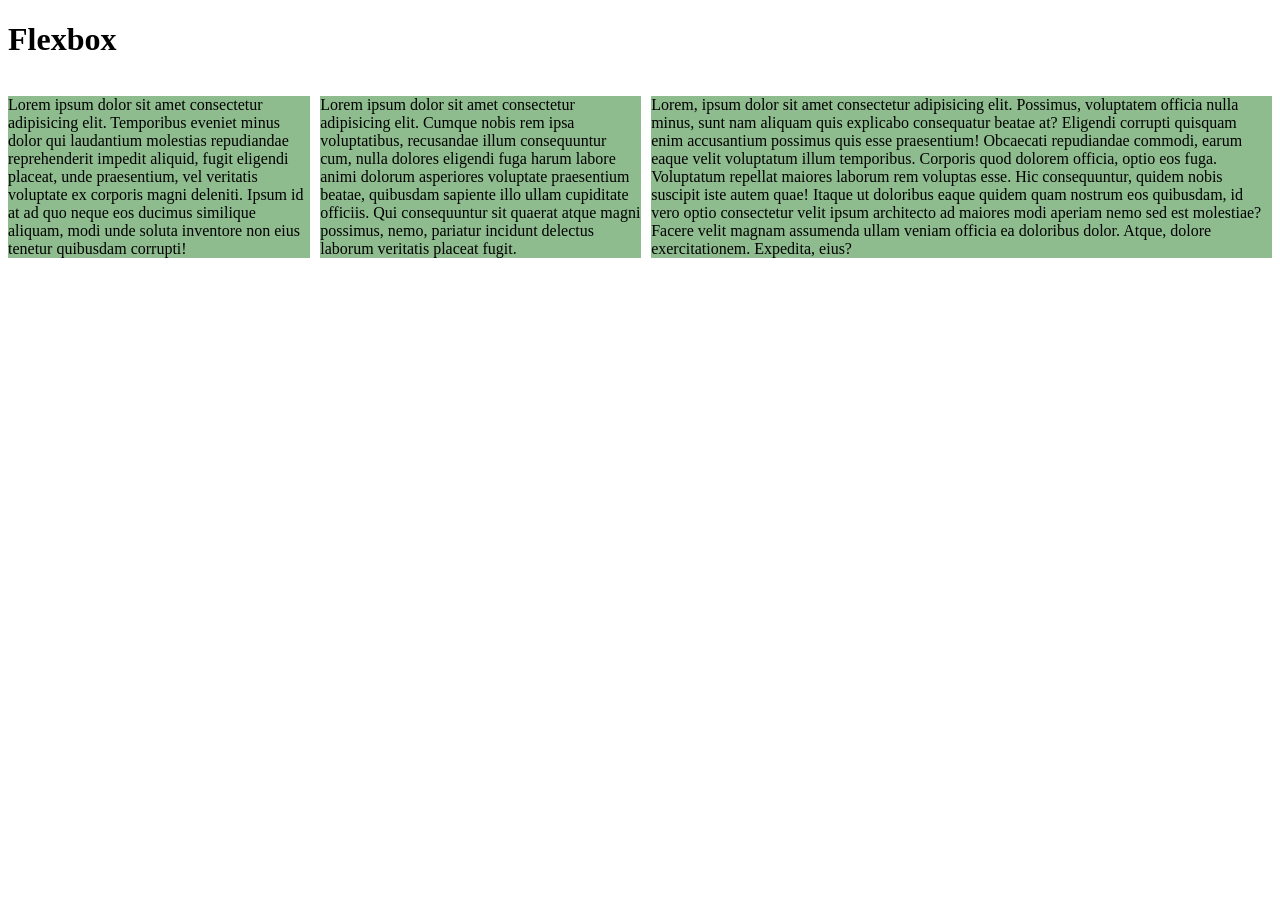
<file: 06-flexbox/9.0 Display Flex/flex.html>
<!DOCTYPE html>
<html lang="en">

<head>
  <meta charset="UTF-8">
  <meta name="viewport" content="width=device-width, initial-scale=1.0">
  <title>Flexbox</title>
  <style>
    .container {
      display: flex;
      gap: 10px;
    }

    p {
      background-color: darkseagreen;
    }
  </style>
</head>

<body>

  <body>
    <h1>Flexbox</h1>
    <div class="container">
      <div class="one">
        <p>Lorem ipsum dolor sit amet consectetur adipisicing elit. Temporibus eveniet minus dolor qui laudantium
          molestias repudiandae reprehenderit impedit aliquid, fugit eligendi placeat, unde praesentium, vel veritatis
          voluptate ex corporis magni deleniti. Ipsum id at ad quo neque eos ducimus similique aliquam, modi unde soluta
          inventore non eius tenetur quibusdam corrupti!</p>
      </div>
      <div class="two">
        <p>Lorem ipsum dolor sit amet consectetur adipisicing elit. Cumque nobis rem ipsa voluptatibus, recusandae illum
          consequuntur cum, nulla dolores eligendi fuga harum labore animi dolorum asperiores voluptate praesentium
          beatae, quibusdam sapiente illo ullam cupiditate officiis. Qui consequuntur sit quaerat atque magni possimus,
          nemo, pariatur incidunt delectus laborum veritatis placeat fugit.</p>
      </div>
      <div class="three">
        <p>Lorem, ipsum dolor sit amet consectetur adipisicing elit. Possimus, voluptatem officia nulla minus, sunt nam
          aliquam quis explicabo consequatur beatae at? Eligendi corrupti quisquam enim accusantium possimus quis esse
          praesentium! Obcaecati repudiandae commodi, earum eaque velit voluptatum illum temporibus. Corporis quod
          dolorem
          officia, optio eos fuga. Voluptatum repellat maiores laborum rem voluptas esse. Hic consequuntur, quidem nobis
          suscipit iste autem quae! Itaque ut doloribus eaque quidem quam nostrum eos quibusdam, id vero optio
          consectetur
          velit ipsum architecto ad maiores modi aperiam nemo sed est molestiae? Facere velit magnam assumenda ullam
          veniam officia ea doloribus dolor. Atque, dolore exercitationem. Expedita, eius?</p>
      </div>
    </div>
  </body>

</html>
</file>
<file: 12-capstone-2-personal-site/css/style.css>
#hero {
    background-color: #14213d;
    color: white;
}

#hero .btn {
    color: #14213d;
}

.experience-item {
    position: relative;
    border-left: 3px solid #fca311;
    padding-left: 20px;
    margin-bottom: 30px;
}

.experience-item::before {
    content: "";
    position: absolute;
    width: 12px;
    height: 12px;
    background-color: #fca311;
    border-radius: 50%;
    left: -7.5px;
    top: 0px;
}

.experience-date {
    color: #2e61a8;
    font-weight: 500;
}

#contacto {
    background-color: #14213d;
    color: white;
}

#contacto a {
    color: #fca311;
}
</file>
<file: 10-grid/10.1-display-grid/style.css>
body {
  margin: 40px;
  font-family: Arial, Helvetica, sans-serif;
}

.container {
  display: grid;

  grid-template-columns: 1fr 1fr;

  gap: 10px;

  grid-template-rows:
    300px
    200px
    100px;
}

.item {
  background: #4caf50;

  color: white;

  padding: 30px;

  text-align: center;

  font-size: 2rem;
}
</file>
<file: 11-bootstrap/11.3-tindog-project/css/style.css>
.gradient-background {
  background: linear-gradient(300deg, #00bfff, #ff4c68, #ef8172);
  background-size: 180% 180%;
  animation: gradient-animation 18s ease infinite;
}

@keyframes gradient-animation {
  0% {
    background-position: 0% 50%;
  }
  50% {
    background-position: 100% 50%;
  }
  100% {
    background-position: 0% 50%;
  }
}

.icon-square {
  width: 3rem;
  height: 3rem;
  border-radius: 0.75rem;
}

.profile-img {
  height: 100px;
  border-radius: 50%;
}
</file>
